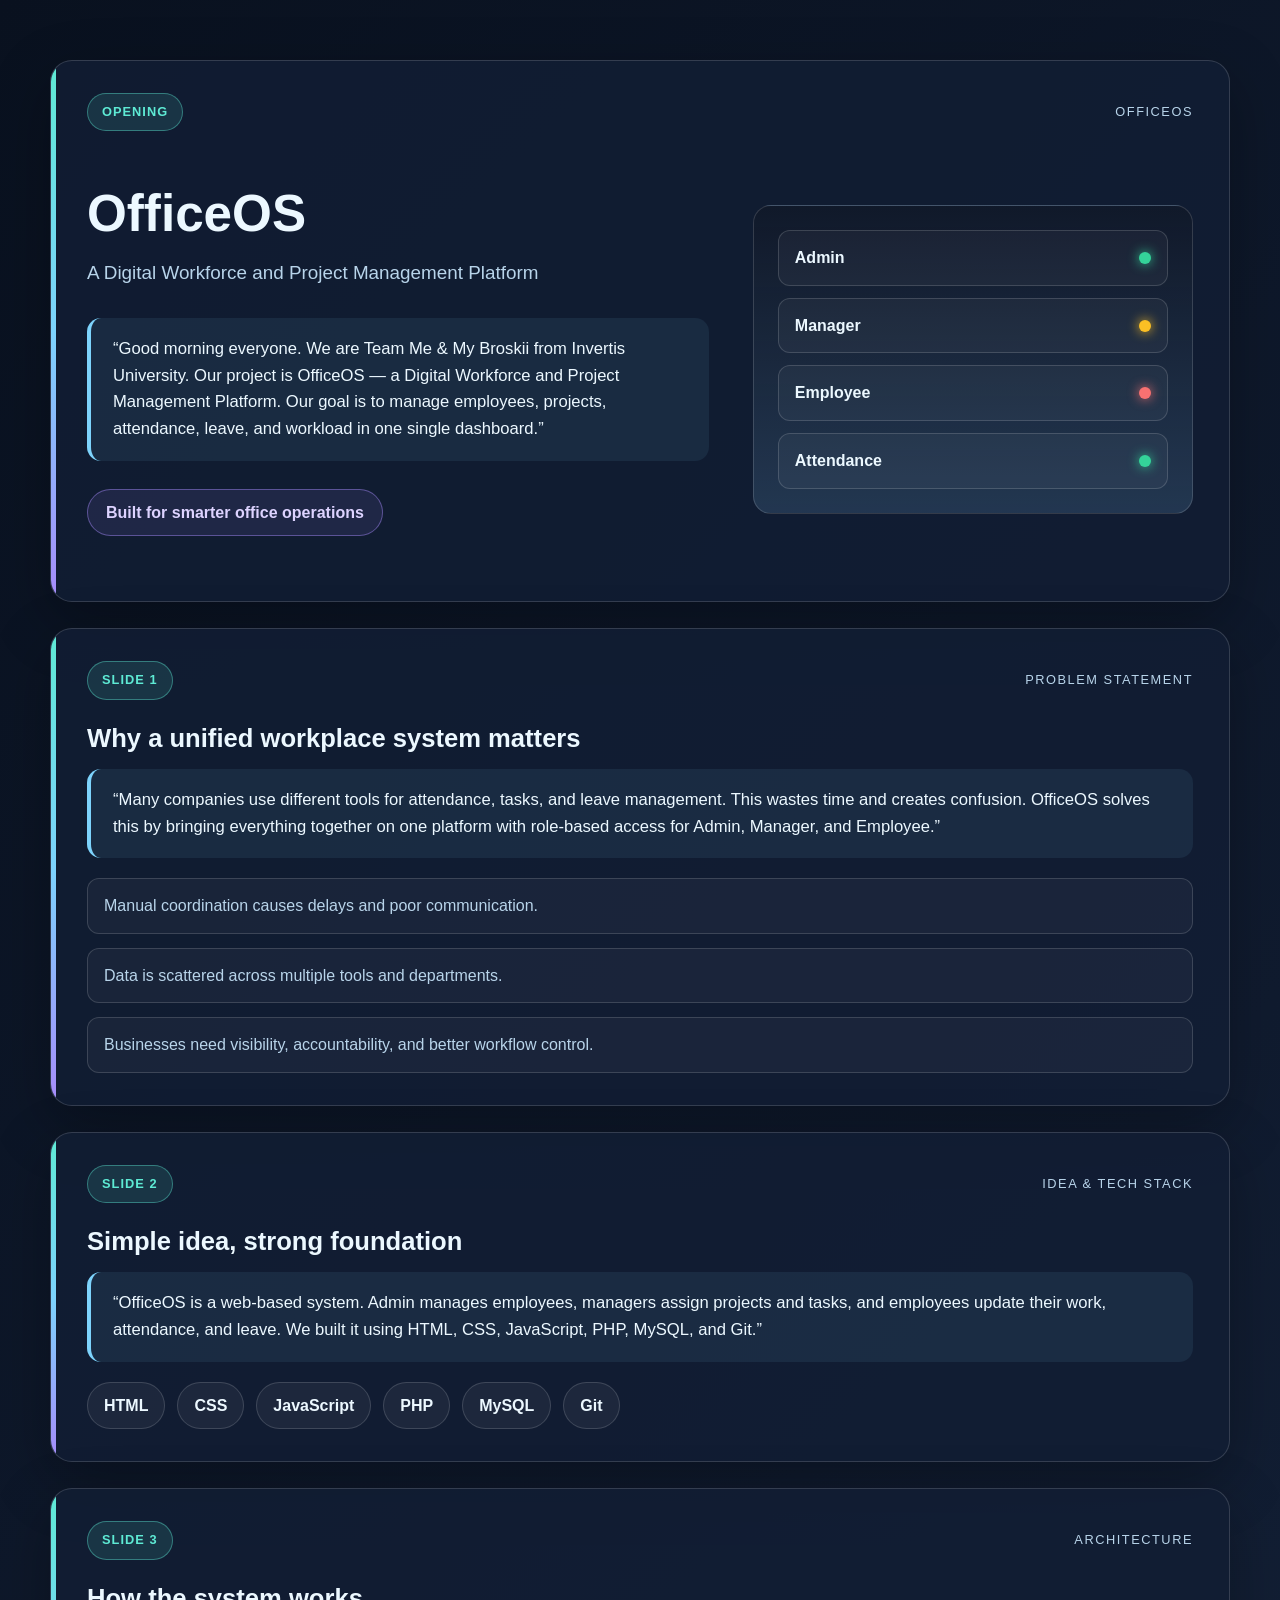
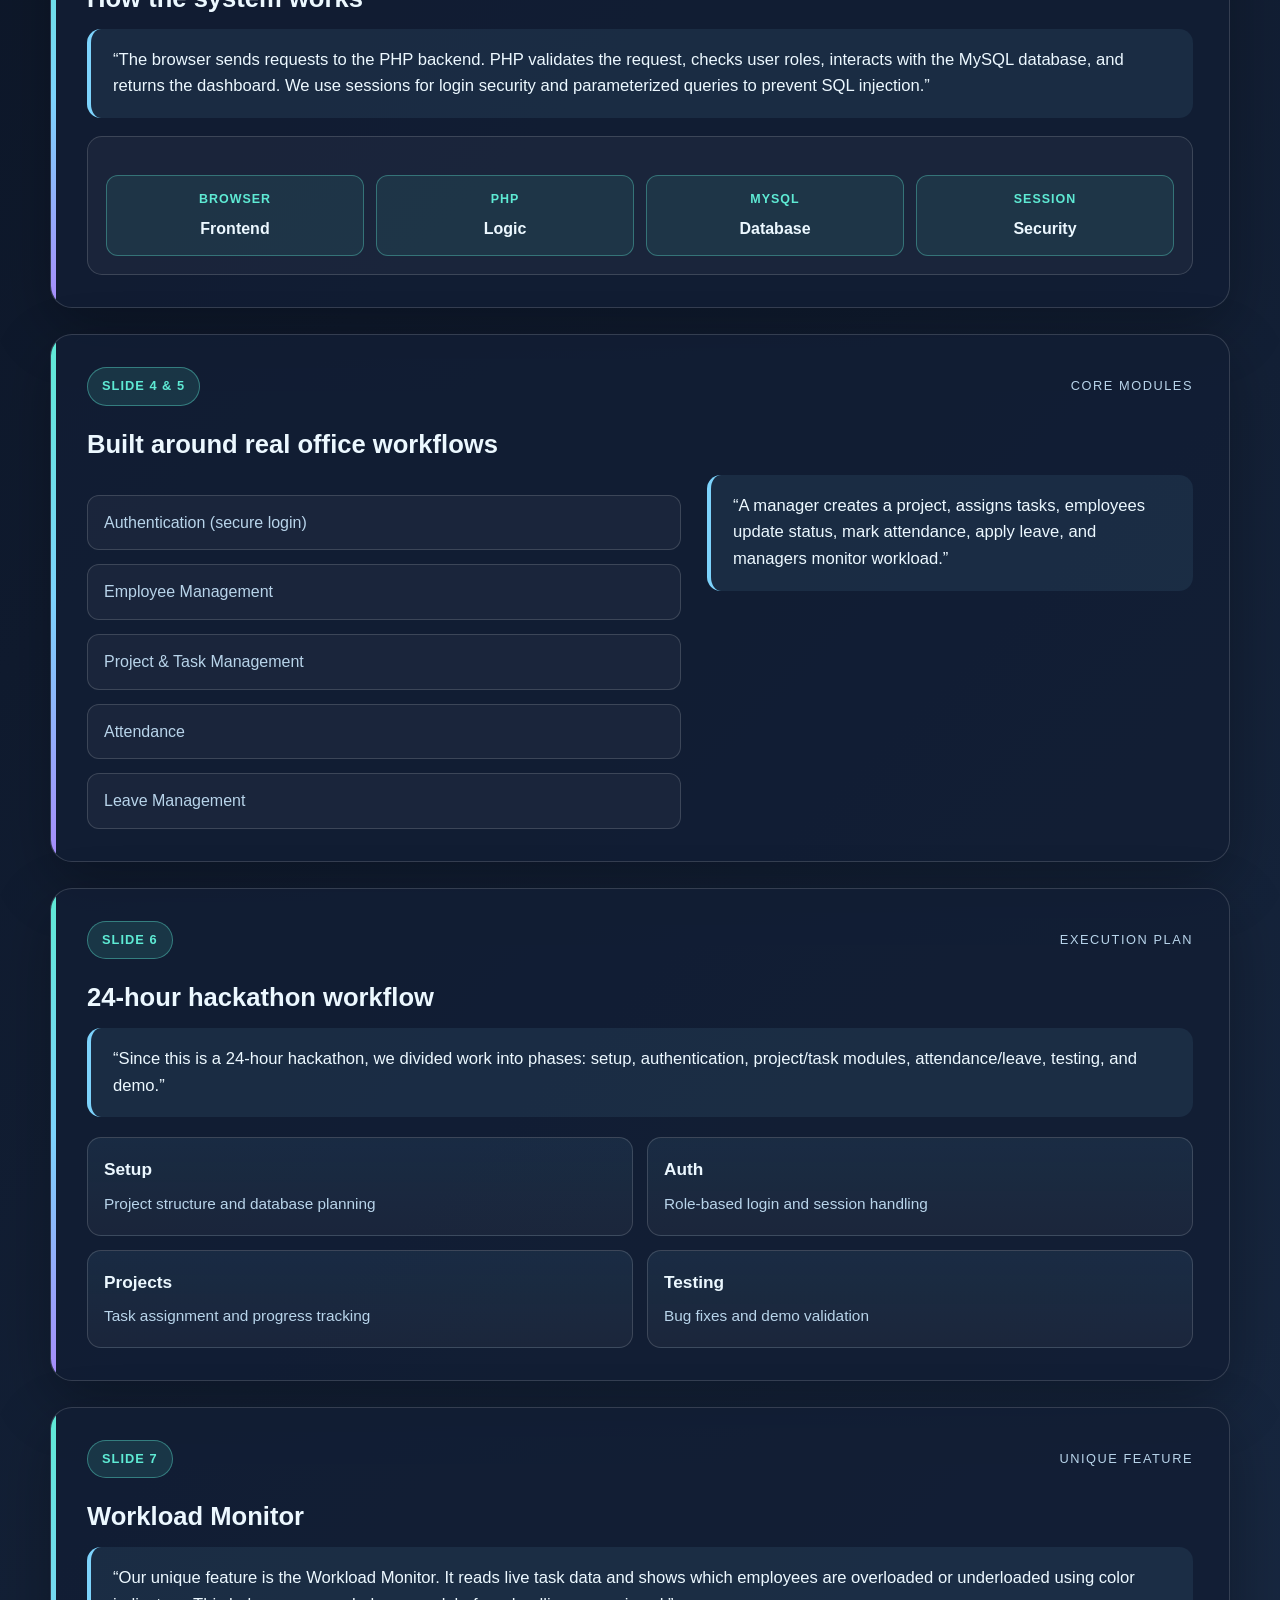
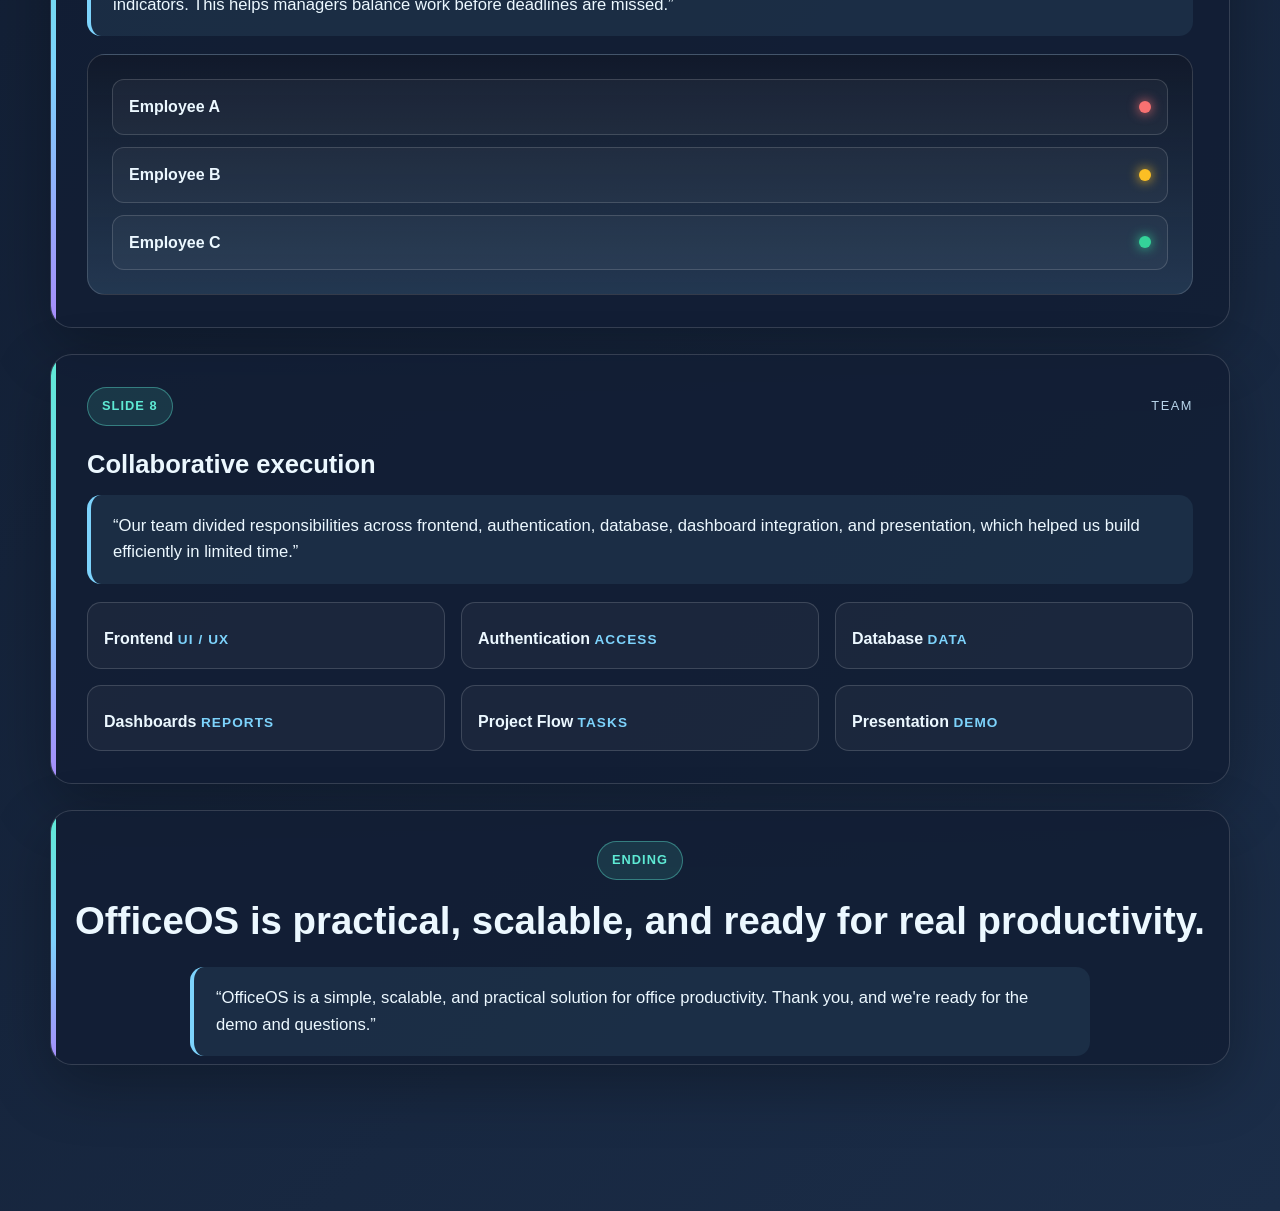
<file: Index.html>
<!DOCTYPE html>
<html lang="en">
<head>
    <meta charset="UTF-8" />
    <meta name="viewport" content="width=device-width, initial-scale=1.0" />
    <title>OfficeOS | Digital Workforce Platform</title>
    <style>
        :root {
            --bg-dark: #09111f;
            --bg-mid: #101b2f;
            --bg-light: #1b2d48;
            --card: rgba(18, 30, 52, 0.85);
            --card-strong: rgba(14, 22, 37, 0.95);
            --primary: #5eead4;
            --secondary: #7dd3fc;
            --accent: #a78bfa;
            --text: #ecf8ff;
            --muted: #b8d4ea;
            --line: rgba(255, 255, 255, 0.15);
            --good: #34d399;
            --warn: #fbbf24;
            --danger: #f87171;
        }

        * {
            box-sizing: border-box;
        }

        html {
            scroll-behavior: smooth;
        }

        body {
            margin: 0;
            font-family: "Segoe UI", Tahoma, Geneva, Verdana, sans-serif;
            background: linear-gradient(135deg, var(--bg-dark), var(--bg-mid) 40%, var(--bg-light));
            color: var(--text);
            line-height: 1.6;
        }

        .page-shell {
            width: min(1180px, calc(100% - 32px));
            margin: 40px auto;
            padding: 20px 0 80px;
        }

        .slide {
            position: relative;
            background: var(--card);
            border: 1px solid var(--line);
            border-radius: 22px;
            box-shadow: 0 20px 60px rgba(0, 0, 0, 0.28);
            padding: 32px 36px;
            margin-bottom: 26px;
            overflow: hidden;
        }

        .slide::before {
            content: "";
            position: absolute;
            inset: 0 auto 0 0;
            width: 5px;
            background: linear-gradient(180deg, var(--primary), var(--secondary), var(--accent));
        }

        .slide-header {
            display: flex;
            align-items: center;
            justify-content: space-between;
            gap: 16px;
            margin-bottom: 18px;
        }

        .tag {
            display: inline-flex;
            align-items: center;
            gap: 8px;
            padding: 8px 14px;
            border-radius: 999px;
            background: rgba(94, 234, 212, 0.12);
            border: 1px solid rgba(94, 234, 212, 0.4);
            color: var(--primary);
            font-size: 0.8rem;
            font-weight: 700;
            letter-spacing: 0.08em;
            text-transform: uppercase;
        }

        .slide-no {
            color: var(--muted);
            font-size: 0.8rem;
            letter-spacing: 0.12em;
            text-transform: uppercase;
        }

        h1, h2, h3, p {
            margin-top: 0;
        }

        h1 {
            font-size: clamp(2.2rem, 4vw, 3.5rem);
            line-height: 1.2;
            margin-bottom: 14px;
        }

        h2 {
            font-size: clamp(1.4rem, 2vw, 2rem);
            margin-bottom: 10px;
        }

        .hero {
            display: grid;
            grid-template-columns: 1.3fr 0.9fr;
            align-items: center;
            gap: 30px;
            min-height: 420px;
        }

        .hero-copy {
            padding-right: 14px;
        }

        .subtitle {
            font-size: 1.18rem;
            color: var(--muted);
            margin-bottom: 30px;
            max-width: 770px;
        }

        .quote {
            position: relative;
            padding: 18px 20px 18px 22px;
            border-left: 4px solid var(--secondary);
            background: rgba(125, 211, 252, 0.08);
            border-radius: 14px;
            color: var(--text);
            font-size: 1.04rem;
            margin: 0 0 18px;
        }

        .hero-badge {
            display: inline-flex;
            align-items: center;
            gap: 10px;
            padding: 10px 18px;
            border-radius: 999px;
            background: rgba(167, 139, 250, 0.1);
            color: #ddd3ff;
            border: 1px solid rgba(167, 139, 250, 0.45);
            font-weight: 600;
            margin-top: 10px;
        }

        .hero-panel {
            background: linear-gradient(180deg, rgba(17, 24, 39, 0.7), rgba(37, 58, 84, 0.9));
            border: 1px solid var(--line);
            border-radius: 18px;
            padding: 24px;
        }

        .monitor-box {
            display: grid;
            gap: 12px;
        }

        .mini-card {
            background: rgba(255, 255, 255, 0.04);
            border: 1px solid var(--line);
            border-radius: 12px;
            padding: 14px 16px;
            display: flex;
            align-items: center;
            justify-content: space-between;
        }

        .mini-card strong {
            font-size: 1rem;
        }

        .dot {
            width: 12px;
            height: 12px;
            border-radius: 50%;
            display: inline-block;
            box-shadow: 0 0 12px currentColor;
        }

        .green { color: var(--good); background: var(--good); }
        .yellow { color: var(--warn); background: var(--warn); }
        .red { color: var(--danger); background: var(--danger); }

        .two-col {
            display: grid;
            grid-template-columns: 1.1fr 0.9fr;
            gap: 26px;
            align-items: start;
        }

        .feature-list, .module-list {
            list-style: none;
            padding: 0;
            margin: 20px 0 0;
            display: grid;
            gap: 14px;
        }

        .feature-list li, .module-list li {
            background: rgba(255, 255, 255, 0.04);
            border: 1px solid var(--line);
            border-radius: 12px;
            padding: 14px 16px;
            color: var(--muted);
        }

        .module-grid {
            display: grid;
            grid-template-columns: repeat(2, minmax(180px, 1fr));
            gap: 14px;
            margin-top: 20px;
        }

        .module-card {
            background: linear-gradient(180deg, rgba(126, 211, 252, 0.08), rgba(255, 255, 255, 0.04));
            border: 1px solid var(--line);
            border-radius: 14px;
            padding: 18px 16px;
        }

        .module-card h3 {
            margin-bottom: 8px;
            font-size: 1.08rem;
        }

        .small-text {
            color: var(--muted);
            font-size: 0.96rem;
        }

        .architecture-box {
            background: rgba(255,255,255,0.04);
            border: 1px solid var(--line);
            border-radius: 15px;
            padding: 18px;
            margin-top: 18px;
        }

        .flow {
            display: grid;
            grid-template-columns: repeat(4, minmax(120px, 1fr));
            gap: 12px;
            margin-top: 20px;
        }

        .flow-step {
            border-radius: 12px;
            background: rgba(94, 234, 212, 0.08);
            border: 1px solid rgba(94, 234, 212, 0.35);
            padding: 14px 12px;
            text-align: center;
            color: var(--text);
            font-weight: 600;
        }

        .flow-step span {
            display: block;
            color: var(--primary);
            margin-bottom: 6px;
            font-size: 0.78rem;
            letter-spacing: 0.08em;
            text-transform: uppercase;
        }

        .stack-row {
            display: flex;
            flex-wrap: wrap;
            gap: 12px;
            margin-top: 20px;
        }

        .tech-pill {
            padding: 10px 16px;
            border-radius: 999px;
            background: rgba(255,255,255,0.05);
            border: 1px solid var(--line);
            color: var(--text);
            font-weight: 600;
        }

        .team-grid {
            display: grid;
            grid-template-columns: repeat(3, minmax(180px, 1fr));
            gap: 16px;
            margin-top: 18px;
        }

        .team-card {
            background: rgba(255,255,255,0.04);
            border: 1px solid var(--line);
            border-radius: 14px;
            padding: 16px;
        }

        .team-role {
            display: inline-block;
            margin-top: 10px;
            color: var(--secondary);
            font-weight: 700;
            font-size: 0.85rem;
            letter-spacing: 0.08em;
            text-transform: uppercase;
        }

        .closing {
            text-align: center;
            padding: 30px 16px 8px;
        }

        .closing h2 {
            font-size: clamp(2rem, 3vw, 3rem);
            margin-bottom: 16px;
        }

        @media (max-width: 860px) {
            .hero,
            .two-col,
            .flow {
                grid-template-columns: 1fr;
            }

            .module-grid,
            .team-grid {
                grid-template-columns: 1fr 1fr;
            }
        }

        @media (max-width: 560px) {
            .page-shell {
                width: min(100% - 18px, 1180px);
                margin-top: 18px;
            }

            .slide {
                padding: 20px 18px;
            }

            .slide-header {
                flex-direction: column;
                align-items: flex-start;
            }

            .module-grid,
            .team-grid {
                grid-template-columns: 1fr;
            }
        }
    </style>
</head>
<body>
    <div class="page-shell">
        <section class="slide">
            <div class="slide-header">
                <span class="tag">Opening</span>
                <span class="slide-no">OfficeOS</span>
            </div>
            <div class="hero">
                <div class="hero-copy">
                    <h1>OfficeOS</h1>
                    <p class="subtitle">A Digital Workforce and Project Management Platform</p>
                    <div class="quote">
                        “Good morning everyone. We are Team Me &amp; My Broskii from Invertis University. Our project is OfficeOS — a Digital Workforce and Project Management Platform. Our goal is to manage employees, projects, attendance, leave, and workload in one single dashboard.”
                    </div>
                    <div class="hero-badge">Built for smarter office operations</div>
                </div>
                <div class="hero-panel">
                    <div class="monitor-box">
                        <div class="mini-card"><strong>Admin</strong><span class="dot green"></span></div>
                        <div class="mini-card"><strong>Manager</strong><span class="dot yellow"></span></div>
                        <div class="mini-card"><strong>Employee</strong><span class="dot red"></span></div>
                        <div class="mini-card"><strong>Attendance</strong><span class="dot green"></span></div>
                    </div>
                </div>
            </div>
        </section>

        <section class="slide">
            <div class="slide-header">
                <span class="tag">Slide 1</span>
                <span class="slide-no">Problem Statement</span>
            </div>
            <h2>Why a unified workplace system matters</h2>
            <div class="quote">
                “Many companies use different tools for attendance, tasks, and leave management. This wastes time and creates confusion. OfficeOS solves this by bringing everything together on one platform with role-based access for Admin, Manager, and Employee.”
            </div>
            <ul class="feature-list">
                <li>Manual coordination causes delays and poor communication.</li>
                <li>Data is scattered across multiple tools and departments.</li>
                <li>Businesses need visibility, accountability, and better workflow control.</li>
            </ul>
        </section>

        <section class="slide">
            <div class="slide-header">
                <span class="tag">Slide 2</span>
                <span class="slide-no">Idea &amp; Tech Stack</span>
            </div>
            <h2>Simple idea, strong foundation</h2>
            <div class="quote">
                “OfficeOS is a web-based system. Admin manages employees, managers assign projects and tasks, and employees update their work, attendance, and leave. We built it using HTML, CSS, JavaScript, PHP, MySQL, and Git.”
            </div>
            <div class="stack-row">
                <span class="tech-pill">HTML</span>
                <span class="tech-pill">CSS</span>
                <span class="tech-pill">JavaScript</span>
                <span class="tech-pill">PHP</span>
                <span class="tech-pill">MySQL</span>
                <span class="tech-pill">Git</span>
            </div>
        </section>

        <section class="slide">
            <div class="slide-header">
                <span class="tag">Slide 3</span>
                <span class="slide-no">Architecture</span>
            </div>
            <h2>How the system works</h2>
            <div class="quote">
                “The browser sends requests to the PHP backend. PHP validates the request, checks user roles, interacts with the MySQL database, and returns the dashboard. We use sessions for login security and parameterized queries to prevent SQL injection.”
            </div>
            <div class="architecture-box">
                <div class="flow">
                    <div class="flow-step"><span>Browser</span>Frontend</div>
                    <div class="flow-step"><span>PHP</span>Logic</div>
                    <div class="flow-step"><span>MySQL</span>Database</div>
                    <div class="flow-step"><span>Session</span>Security</div>
                </div>
            </div>
        </section>

        <section class="slide">
            <div class="slide-header">
                <span class="tag">Slide 4 &amp; 5</span>
                <span class="slide-no">Core Modules</span>
            </div>
            <h2>Built around real office workflows</h2>
            <div class="two-col">
                <div>
                    <ul class="module-list">
                        <li>Authentication (secure login)</li>
                        <li>Employee Management</li>
                        <li>Project &amp; Task Management</li>
                        <li>Attendance</li>
                        <li>Leave Management</li>
                    </ul>
                </div>
                <div>
                    <div class="quote">
                        “A manager creates a project, assigns tasks, employees update status, mark attendance, apply leave, and managers monitor workload.”
                    </div>
                </div>
            </div>
        </section>

        <section class="slide">
            <div class="slide-header">
                <span class="tag">Slide 6</span>
                <span class="slide-no">Execution Plan</span>
            </div>
            <h2>24-hour hackathon workflow</h2>
            <div class="quote">
                “Since this is a 24-hour hackathon, we divided work into phases: setup, authentication, project/task modules, attendance/leave, testing, and demo.”
            </div>
            <div class="module-grid">
                <div class="module-card">
                    <h3>Setup</h3>
                    <div class="small-text">Project structure and database planning</div>
                </div>
                <div class="module-card">
                    <h3>Auth</h3>
                    <div class="small-text">Role-based login and session handling</div>
                </div>
                <div class="module-card">
                    <h3>Projects</h3>
                    <div class="small-text">Task assignment and progress tracking</div>
                </div>
                <div class="module-card">
                    <h3>Testing</h3>
                    <div class="small-text">Bug fixes and demo validation</div>
                </div>
            </div>
        </section>

        <section class="slide">
            <div class="slide-header">
                <span class="tag">Slide 7</span>
                <span class="slide-no">Unique Feature</span>
            </div>
            <h2>Workload Monitor</h2>
            <div class="quote">
                “Our unique feature is the Workload Monitor. It reads live task data and shows which employees are overloaded or underloaded using color indicators. This helps managers balance work before deadlines are missed.”
            </div>
            <div class="hero-panel">
                <div class="monitor-box">
                    <div class="mini-card"><strong>Employee A</strong><span class="dot red"></span></div>
                    <div class="mini-card"><strong>Employee B</strong><span class="dot yellow"></span></div>
                    <div class="mini-card"><strong>Employee C</strong><span class="dot green"></span></div>
                </div>
            </div>
        </section>

        <section class="slide">
            <div class="slide-header">
                <span class="tag">Slide 8</span>
                <span class="slide-no">Team</span>
            </div>
            <h2>Collaborative execution</h2>
            <div class="quote">
                “Our team divided responsibilities across frontend, authentication, database, dashboard integration, and presentation, which helped us build efficiently in limited time.”
            </div>
            <div class="team-grid">
                <div class="team-card">
                    <strong>Frontend</strong>
                    <span class="team-role">UI / UX</span>
                </div>
                <div class="team-card">
                    <strong>Authentication</strong>
                    <span class="team-role">Access</span>
                </div>
                <div class="team-card">
                    <strong>Database</strong>
                    <span class="team-role">Data</span>
                </div>
                <div class="team-card">
                    <strong>Dashboards</strong>
                    <span class="team-role">Reports</span>
                </div>
                <div class="team-card">
                    <strong>Project Flow</strong>
                    <span class="team-role">Tasks</span>
                </div>
                <div class="team-card">
                    <strong>Presentation</strong>
                    <span class="team-role">Demo</span>
                </div>
            </div>
        </section>

        <section class="slide closing">
            <div class="slide-header" style="justify-content:center; margin-bottom: 10px;">
                <span class="tag">Ending</span>
            </div>
            <h2>OfficeOS is practical, scalable, and ready for real productivity.</h2>
            <div class="quote" style="text-align:left; max-width: 900px; margin: auto;">
                “OfficeOS is a simple, scalable, and practical solution for office productivity. Thank you, and we're ready for the demo and questions.”
            </div>
        </section>
    </div>
</body>
</html>
</file>
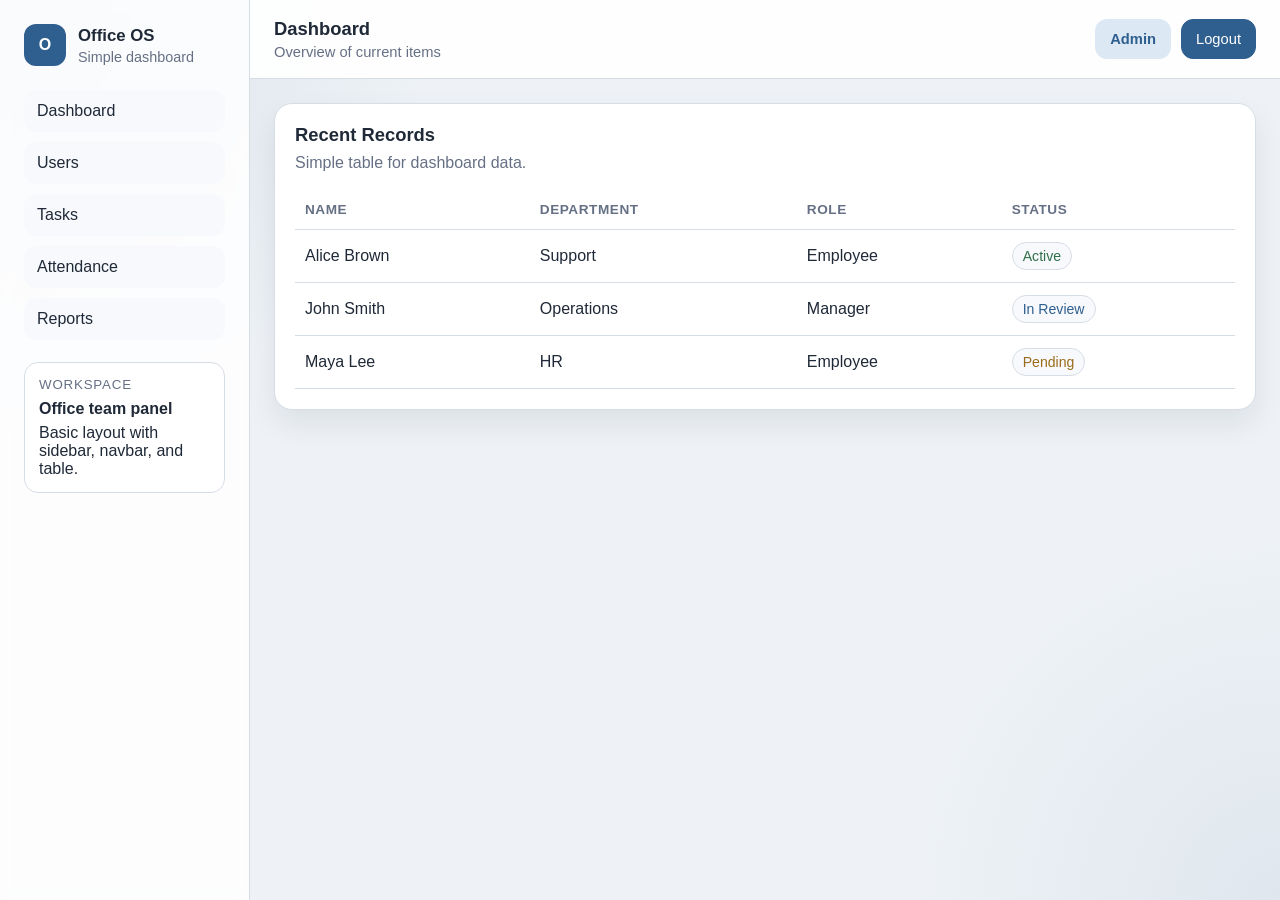
<file: dashboard.html>
<!DOCTYPE html>
<html lang="en">
<head>
    <meta charset="UTF-8" />
    <meta name="viewport" content="width=device-width, initial-scale=1.0" />
    <title>Office OS | Dashboard</title>
    <style>
        :root {
            --bg: #eef2f6;
            --panel: #ffffff;
            --panel-soft: #f7f9fc;
            --line: #d7dde5;
            --text: #1f2937;
            --muted: #667085;
            --accent: #2f5f8f;
            --accent-soft: #dce8f4;
            --shadow: 0 14px 30px rgba(15, 23, 42, 0.08);
        }

        * {
            box-sizing: border-box;
        }

        html, body {
            margin: 0;
            min-height: 100%;
        }

        body {
            font-family: Arial, Helvetica, sans-serif;
            color: var(--text);
            background:
                radial-gradient(circle at top left, rgba(47, 95, 143, 0.12), transparent 28%),
                radial-gradient(circle at bottom right, rgba(47, 95, 143, 0.08), transparent 24%),
                var(--bg);
        }

        a {
            color: inherit;
            text-decoration: none;
        }

        .layout {
            min-height: 100vh;
            display: grid;
            grid-template-columns: 250px minmax(0, 1fr);
        }

        .sidebar {
            padding: 24px;
            background: rgba(255, 255, 255, 0.85);
            border-right: 1px solid var(--line);
            backdrop-filter: blur(6px);
        }

        .brand {
            display: flex;
            align-items: center;
            gap: 12px;
            margin-bottom: 24px;
        }

        .brand-mark {
            width: 42px;
            height: 42px;
            display: grid;
            place-items: center;
            border-radius: 12px;
            background: var(--accent);
            color: #fff;
            font-weight: 700;
        }

        .brand h1,
        .brand p {
            margin: 0;
        }

        .brand h1 {
            font-size: 1.05rem;
        }

        .brand p {
            margin-top: 3px;
            font-size: 0.9rem;
            color: var(--muted);
        }

        .menu {
            list-style: none;
            padding: 0;
            margin: 18px 0 0;
            display: grid;
            gap: 10px;
        }

        .menu a {
            display: block;
            padding: 11px 12px;
            border: 1px solid transparent;
            border-radius: 12px;
            background: var(--panel-soft);
        }

        .menu a:hover {
            background: #fff;
            border-color: var(--line);
        }

        .sidebar-box {
            margin-top: 22px;
            padding: 14px;
            border: 1px solid var(--line);
            border-radius: 14px;
            background: #fff;
        }

        .sidebar-box small {
            display: block;
            color: var(--muted);
            text-transform: uppercase;
            letter-spacing: 0.06em;
            margin-bottom: 8px;
        }

        .sidebar-box strong {
            display: block;
            margin-bottom: 6px;
        }

        .main {
            display: grid;
            grid-template-rows: auto 1fr;
            min-width: 0;
        }

        .navbar {
            display: flex;
            align-items: center;
            justify-content: space-between;
            gap: 16px;
            padding: 18px 24px;
            background: rgba(255, 255, 255, 0.92);
            border-bottom: 1px solid var(--line);
            backdrop-filter: blur(6px);
        }

        .navbar h2 {
            margin: 0;
            font-size: 1.15rem;
        }

        .navbar p {
            margin: 4px 0 0;
            color: var(--muted);
            font-size: 0.92rem;
        }

        .navbar-actions {
            display: flex;
            align-items: center;
            gap: 10px;
            flex-wrap: wrap;
        }

        .pill,
        .button {
            display: inline-flex;
            align-items: center;
            justify-content: center;
            min-height: 40px;
            padding: 0 14px;
            border-radius: 12px;
            border: 1px solid var(--line);
            background: #fff;
            font-size: 0.92rem;
        }

        .pill {
            background: var(--accent-soft);
            color: var(--accent);
            border-color: transparent;
            font-weight: 700;
        }

        .button {
            background: var(--accent);
            color: #fff;
            border-color: var(--accent);
        }

        .content {
            padding: 24px;
        }

        .panel {
            background: var(--panel);
            border: 1px solid var(--line);
            border-radius: 18px;
            box-shadow: var(--shadow);
            padding: 20px;
        }

        .panel h3 {
            margin: 0 0 8px;
            font-size: 1.15rem;
        }

        .panel p {
            margin: 0 0 18px;
            color: var(--muted);
        }

        .table-wrap {
            overflow-x: auto;
        }

        table {
            width: 100%;
            border-collapse: collapse;
            min-width: 640px;
        }

        th,
        td {
            padding: 12px 10px;
            text-align: left;
            border-bottom: 1px solid var(--line);
        }

        th {
            color: var(--muted);
            font-size: 0.85rem;
            text-transform: uppercase;
            letter-spacing: 0.04em;
        }

        .status {
            display: inline-flex;
            align-items: center;
            padding: 5px 10px;
            border-radius: 999px;
            background: var(--panel-soft);
            border: 1px solid var(--line);
            font-size: 0.88rem;
        }

        .status.done {
            color: #2f6f49;
        }

        .status.pending {
            color: #9a6b1a;
        }

        .status.review {
            color: #2f5f8f;
        }

        @media (max-width: 900px) {
            .layout {
                grid-template-columns: 1fr;
            }

            .sidebar {
                border-right: 0;
                border-bottom: 1px solid var(--line);
            }
        }

        @media (max-width: 640px) {
            .navbar,
            .content,
            .sidebar {
                padding: 16px;
            }

            .navbar {
                flex-direction: column;
                align-items: flex-start;
            }
        }
    </style>
</head>
<body>
    <div class="layout">
        <aside class="sidebar">
            <div class="brand">
                <div class="brand-mark">O</div>
                <div>
                    <h1>Office OS</h1>
                    <p>Simple dashboard</p>
                </div>
            </div>

            <ul class="menu">
                <li><a href="#">Dashboard</a></li>
                <li><a href="#">Users</a></li>
                <li><a href="#">Tasks</a></li>
                <li><a href="#">Attendance</a></li>
                <li><a href="#">Reports</a></li>
            </ul>

            <div class="sidebar-box">
                <small>Workspace</small>
                <strong>Office team panel</strong>
                <div class="muted">Basic layout with sidebar, navbar, and table.</div>
            </div>
        </aside>

        <main class="main">
            <header class="navbar">
                <div>
                    <h2>Dashboard</h2>
                    <p>Overview of current items</p>
                </div>
                <div class="navbar-actions">
                    <span class="pill">Admin</span>
                    <a class="button" href="login.html">Logout</a>
                </div>
            </header>

            <section class="content">
                <div class="panel">
                    <h3>Recent Records</h3>
                    <p>Simple table for dashboard data.</p>

                    <div class="table-wrap">
                        <table>
                            <thead>
                                <tr>
                                    <th>Name</th>
                                    <th>Department</th>
                                    <th>Role</th>
                                    <th>Status</th>
                                </tr>
                            </thead>
                            <tbody>
                                <tr>
                                    <td>Alice Brown</td>
                                    <td>Support</td>
                                    <td>Employee</td>
                                    <td><span class="status done">Active</span></td>
                                </tr>
                                <tr>
                                    <td>John Smith</td>
                                    <td>Operations</td>
                                    <td>Manager</td>
                                    <td><span class="status review">In Review</span></td>
                                </tr>
                                <tr>
                                    <td>Maya Lee</td>
                                    <td>HR</td>
                                    <td>Employee</td>
                                    <td><span class="status pending">Pending</span></td>
                                </tr>
                            </tbody>
                        </table>
                    </div>
                </div>
            </section>
        </main>
    </div>
</body>
</html>
</file>
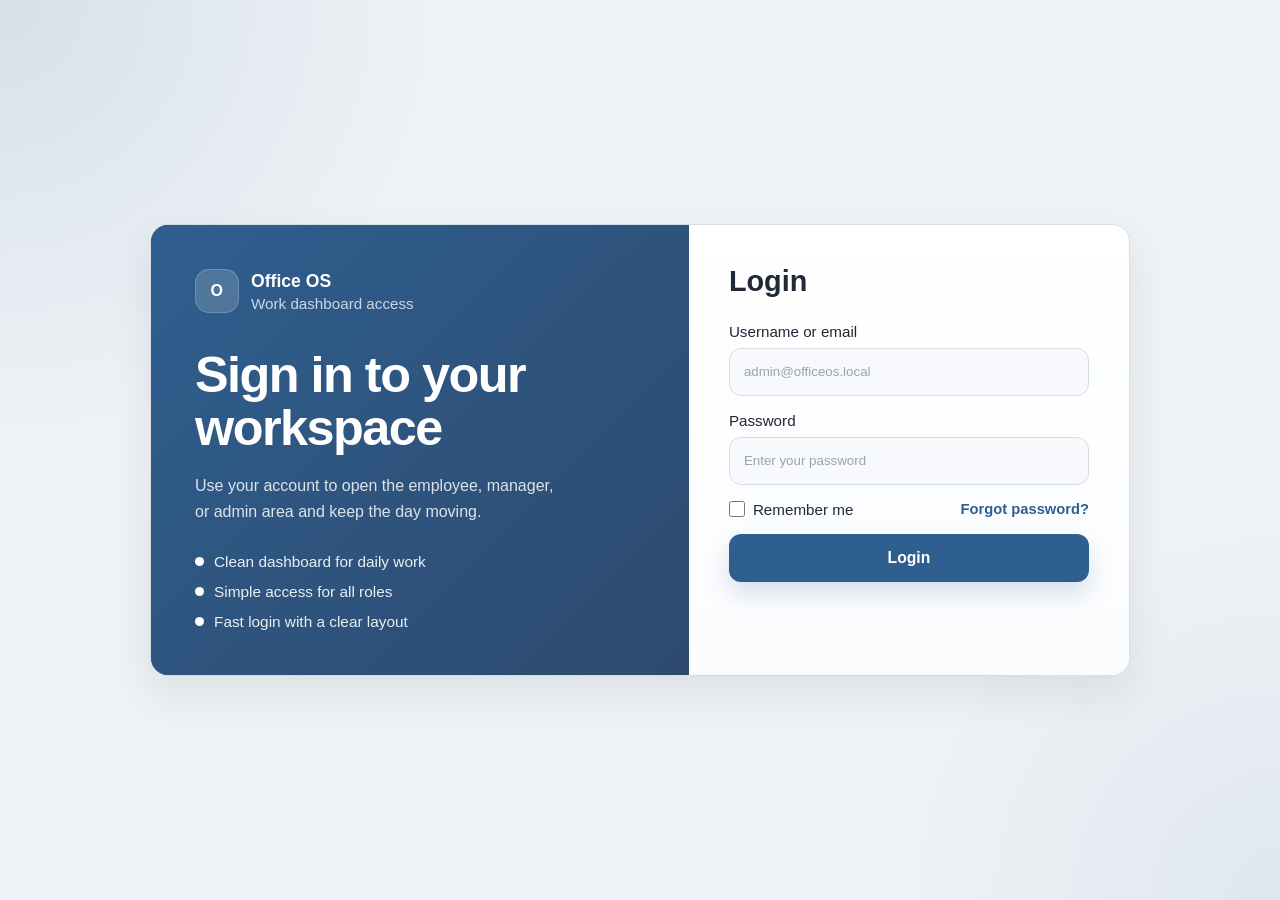
<file: login.htm>
<!DOCTYPE html>
<html lang="en">
<head>
    <meta charset="UTF-8" />
    <meta name="viewport" content="width=device-width, initial-scale=1.0" />
    <title>Office OS | Login</title>
    <style>
        :root {
            --bg: #eef2f6;
            --panel: #ffffff;
            --panel-soft: #f7f9fc;
            --line: #d7dde5;
            --text: #1f2937;
            --muted: #667085;
            --accent: #2f5f8f;
            --accent-soft: #dce8f4;
            --shadow: 0 18px 40px rgba(15, 23, 42, 0.08);
            --radius: 18px;
            --radius-sm: 12px;
        }

        * {
            box-sizing: border-box;
        }

        html, body {
            margin: 0;
            min-height: 100%;
        }

        body {
            font-family: Arial, Helvetica, sans-serif;
            color: var(--text);
            background:
                radial-gradient(circle at top left, rgba(47, 95, 143, 0.12), transparent 28%),
                radial-gradient(circle at bottom right, rgba(47, 95, 143, 0.08), transparent 24%),
                var(--bg);
        }

        a {
            color: inherit;
            text-decoration: none;
        }

        .page {
            min-height: 100vh;
            display: grid;
            place-items: center;
            padding: 24px;
        }

        .card {
            width: min(980px, 100%);
            display: grid;
            grid-template-columns: 1.1fr 0.9fr;
            background: var(--panel);
            border: 1px solid var(--line);
            border-radius: var(--radius);
            box-shadow: var(--shadow);
            overflow: hidden;
        }

        .hero {
            padding: 44px;
            background:
                linear-gradient(135deg, rgba(47, 95, 143, 0.96), rgba(45, 73, 109, 0.98)),
                var(--accent);
            color: #fff;
            position: relative;
            isolation: isolate;
        }

        /* .hero::after {
            content: "";
            position: absolute;
            inset: auto -40px -60px auto;
            width: 180px;
            height: 180px;
            border-radius: 50%;
            background: rgba(255, 255, 255, 0.12);
            z-index: -1;
        } */

        .brand {
            display: inline-flex;
            align-items: center;
            gap: 12px;
            margin-bottom: 36px;
        }

        .brand-mark {
            width: 44px;
            height: 44px;
            display: grid;
            place-items: center;
            border-radius: 14px;
            background: rgba(255, 255, 255, 0.16);
            border: 1px solid rgba(255, 255, 255, 0.18);
            font-weight: 700;
            letter-spacing: 0.04em;
        }

        .brand h1,
        .brand p {
            margin: 0;
        }

        .brand h1 {
            font-size: 1.1rem;
            line-height: 1.2;
        }

        .brand p {
            margin-top: 3px;
            color: rgba(255, 255, 255, 0.76);
            font-size: 0.95rem;
        }

        .hero h2 {
            margin: 0;
            font-size: clamp(2rem, 4vw, 3.15rem);
            line-height: 1.05;
            letter-spacing: -0.03em;
            max-width: 12ch;
        }

        .hero p.lead {
            margin: 18px 0 0;
            max-width: 42ch;
            color: rgba(255, 255, 255, 0.84);
            font-size: 1rem;
            line-height: 1.6;
        }

        .hero-list {
            list-style: none;
            padding: 0;
            margin: 28px 0 0;
            display: grid;
            gap: 12px;
        }

        .hero-list li {
            display: flex;
            align-items: center;
            gap: 10px;
            color: rgba(255, 255, 255, 0.9);
            font-size: 0.96rem;
        }

        .hero-list span {
            width: 9px;
            height: 9px;
            border-radius: 50%;
            background: #fff;
            flex: none;
        }

        .form-side {
            padding: 40px;
            background: linear-gradient(180deg, #ffffff, #fbfcfe);
        }

        .panel-title {
            margin: 0;
            font-size: 1.8rem;
            line-height: 1.15;
        }

        .panel-subtitle {
            margin: 10px 0 0;
            color: var(--muted);
            line-height: 1.6;
        }

        form {
            display: grid;
            gap: 16px;
            margin-top: 24px;
        }

        label {
            display: grid;
            gap: 8px;
            font-size: 0.95rem;
            color: var(--text);
        }

        input {
            width: 100%;
            min-height: 48px;
            padding: 12px 14px;
            border-radius: 12px;
            border: 1px solid var(--line);
            background: var(--panel-soft);
            color: var(--text);
            outline: none;
            transition: border-color 0.15s ease, box-shadow 0.15s ease, background 0.15s ease;
        }

        input::placeholder {
            color: #98a2b3;
        }

        input:focus {
            background: #fff;
            border-color: rgba(47, 95, 143, 0.55);
            box-shadow: 0 0 0 4px rgba(47, 95, 143, 0.12);
        }

        .row {
            display: flex;
            align-items: center;
            justify-content: space-between;
            gap: 12px;
            flex-wrap: wrap;
            font-size: 0.92rem;
            color: var(--muted);
        }

        .checkbox {
            display: inline-flex;
            align-items: center;
            gap: 8px;
        }

        .checkbox input {
            width: 16px;
            height: 16px;
            min-height: 16px;
            margin: 0;
            accent-color: var(--accent);
        }

        .forgot {
            color: var(--accent);
            font-weight: 700;
        }

        .button {
            min-height: 48px;
            border: 0;
            border-radius: 12px;
            background: var(--accent);
            color: #fff;
            font-size: 0.98rem;
            font-weight: 700;
            cursor: pointer;
            box-shadow: 0 12px 24px rgba(47, 95, 143, 0.18);
            transition: transform 0.15s ease, box-shadow 0.15s ease, opacity 0.15s ease;
        }

        .button:hover {
            transform: translateY(-1px);
            box-shadow: 0 14px 28px rgba(47, 95, 143, 0.22);
        }

        .button:active {
            transform: translateY(0);
            opacity: 0.96;
        }

        .note {
            margin: 18px 0 0;
            padding: 12px 14px;
            border-radius: 12px;
            border: 1px solid var(--line);
            background: #fcfdff;
            color: var(--muted);
            font-size: 0.92rem;
            line-height: 1.55;
        }

        .note strong {
            color: var(--text);
        }

        .footer {
            margin-top: 18px;
            color: var(--muted);
            font-size: 0.9rem;
            text-align: center;
        }

        .footer a {
            color: var(--accent);
            font-weight: 700;
        }

        @media (max-width: 860px) {
            .card {
                grid-template-columns: 1fr;
            }

            .hero,
            .form-side {
                padding: 28px;
            }

            .hero h2 {
                max-width: none;
            }
        }

        @media (max-width: 540px) {
            .page {
                padding: 14px;
            }

            .hero,
            .form-side {
                padding: 22px;
            }

            .panel-title {
                font-size: 1.5rem;
            }
        }
    </style>
</head>
<body>
    <main class="page">
        <section class="card" aria-label="Login page">
            <div class="hero">
                <div class="brand">
                    <div class="brand-mark">O</div>
                    <div>
                        <h1>Office OS</h1>
                        <p>Work dashboard access</p>
                    </div>
                </div>

                <h2>Sign in to your workspace</h2>
                <p class="lead">
                    Use your account to open the employee, manager, or admin area and keep the day moving.
                </p>

                <ul class="hero-list">
                    <li><span></span> Clean dashboard for daily work</li>
                    <li><span></span> Simple access for all roles</li>
                    <li><span></span> Fast login with a clear layout</li>
                </ul>
            </div>

            <div class="form-side">
                <h3 class="panel-title">Login </h3>
                <form action="#" method="post">
                    <label>
                        Username or email
                        <input type="text" name="identifier" placeholder="admin@officeos.local" autocomplete="username" required />
                    </label>

                    <label>
                        Password
                        <input type="password" name="password" placeholder="Enter your password" autocomplete="current-password" required />
                    </label>

                    <div class="row">
                        <label class="checkbox">
                            <input type="checkbox" name="remember" />
                            Remember me
                        </label>
                        <a class="forgot" href="#">Forgot password?</a>
                    </div>

                    <button class="button" type="submit">Login</button>
                </form>


                
            </div>
        </section>
    </main>
</body>
</html>
</file>
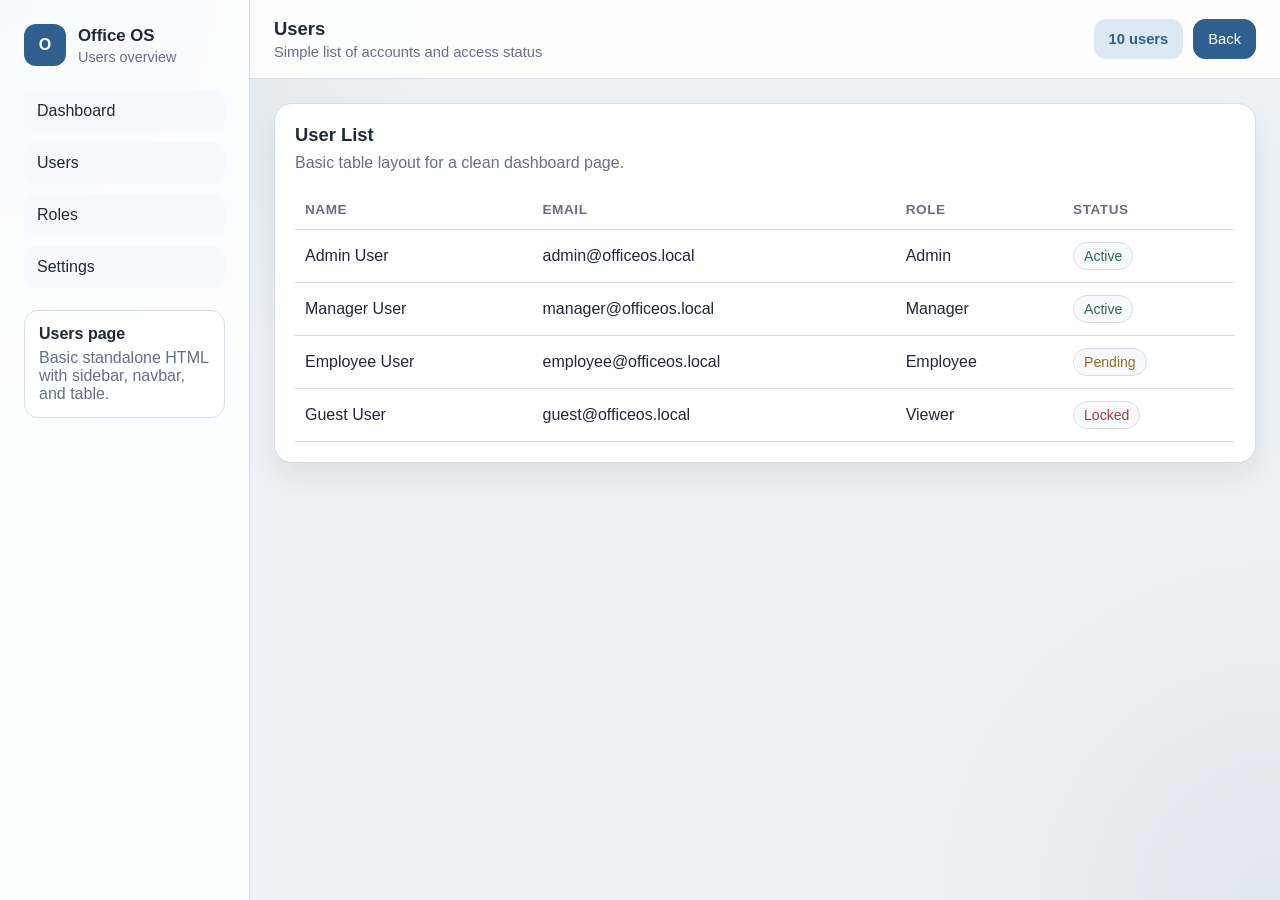
<file: users.html>
<!DOCTYPE html>
<html lang="en">
<head>
    <meta charset="UTF-8" />
    <meta name="viewport" content="width=device-width, initial-scale=1.0" />
    <title>Office OS | Users</title>
    <style>
        :root {
            --bg: #eef2f6;
            --panel: #ffffff;
            --panel-soft: #f7f9fc;
            --line: #d7dde5;
            --text: #1f2937;
            --muted: #667085;
            --accent: #2f5f8f;
            --accent-soft: #dce8f4;
            --shadow: 0 14px 30px rgba(15, 23, 42, 0.08);
        }

        * { box-sizing: border-box; }
        html, body { margin: 0; min-height: 100%; }

        body {
            font-family: Arial, Helvetica, sans-serif;
            color: var(--text);
            background:
                radial-gradient(circle at top left, rgba(47, 95, 143, 0.12), transparent 28%),
                radial-gradient(circle at bottom right, rgba(47, 95, 143, 0.08), transparent 24%),
                var(--bg);
        }

        a { color: inherit; text-decoration: none; }

        .layout {
            min-height: 100vh;
            display: grid;
            grid-template-columns: 250px minmax(0, 1fr);
        }

        .sidebar {
            padding: 24px;
            background: rgba(255, 255, 255, 0.85);
            border-right: 1px solid var(--line);
        }

        .brand {
            display: flex;
            align-items: center;
            gap: 12px;
            margin-bottom: 24px;
        }

        .brand-mark {
            width: 42px;
            height: 42px;
            display: grid;
            place-items: center;
            border-radius: 12px;
            background: var(--accent);
            color: #fff;
            font-weight: 700;
        }

        .brand h1, .brand p { margin: 0; }
        .brand h1 { font-size: 1.05rem; }
        .brand p { margin-top: 3px; font-size: 0.9rem; color: var(--muted); }

        .menu {
            list-style: none;
            padding: 0;
            margin: 18px 0 0;
            display: grid;
            gap: 10px;
        }

        .menu a {
            display: block;
            padding: 11px 12px;
            border: 1px solid transparent;
            border-radius: 12px;
            background: var(--panel-soft);
        }

        .menu a:hover {
            background: #fff;
            border-color: var(--line);
        }

        .sidebar-box {
            margin-top: 22px;
            padding: 14px;
            border: 1px solid var(--line);
            border-radius: 14px;
            background: #fff;
            color: var(--muted);
        }

        .sidebar-box strong {
            display: block;
            margin-bottom: 6px;
            color: var(--text);
        }

        .main {
            display: grid;
            grid-template-rows: auto 1fr;
            min-width: 0;
        }

        .navbar {
            display: flex;
            align-items: center;
            justify-content: space-between;
            gap: 16px;
            padding: 18px 24px;
            background: rgba(255, 255, 255, 0.92);
            border-bottom: 1px solid var(--line);
        }

        .navbar h2 { margin: 0; font-size: 1.15rem; }
        .navbar p { margin: 4px 0 0; color: var(--muted); font-size: 0.92rem; }

        .navbar-actions {
            display: flex;
            align-items: center;
            gap: 10px;
            flex-wrap: wrap;
        }

        .pill, .button {
            display: inline-flex;
            align-items: center;
            justify-content: center;
            min-height: 40px;
            padding: 0 14px;
            border-radius: 12px;
            border: 1px solid var(--line);
            background: #fff;
            font-size: 0.92rem;
        }

        .pill {
            background: var(--accent-soft);
            color: var(--accent);
            border-color: transparent;
            font-weight: 700;
        }

        .button {
            background: var(--accent);
            color: #fff;
            border-color: var(--accent);
        }

        .content { padding: 24px; }

        .panel {
            background: var(--panel);
            border: 1px solid var(--line);
            border-radius: 18px;
            box-shadow: var(--shadow);
            padding: 20px;
        }

        .panel h3 { margin: 0 0 8px; font-size: 1.15rem; }
        .panel p { margin: 0 0 18px; color: var(--muted); }

        .table-wrap { overflow-x: auto; }
        table { width: 100%; border-collapse: collapse; min-width: 640px; }
        th, td { padding: 12px 10px; text-align: left; border-bottom: 1px solid var(--line); }
        th {
            color: var(--muted);
            font-size: 0.85rem;
            text-transform: uppercase;
            letter-spacing: 0.04em;
        }

        .status {
            display: inline-flex;
            align-items: center;
            padding: 5px 10px;
            border-radius: 999px;
            background: var(--panel-soft);
            border: 1px solid var(--line);
            font-size: 0.88rem;
        }

        .status.active { color: #2f6f49; }
        .status.pending { color: #9a6b1a; }
        .status.locked { color: #a53b3b; }

        @media (max-width: 900px) {
            .layout { grid-template-columns: 1fr; }
            .sidebar { border-right: 0; border-bottom: 1px solid var(--line); }
        }

        @media (max-width: 640px) {
            .navbar, .content, .sidebar { padding: 16px; }
            .navbar { flex-direction: column; align-items: flex-start; }
        }
    </style>
</head>
<body>
    <div class="layout">
        <aside class="sidebar">
            <div class="brand">
                <div class="brand-mark">O</div>
                <div>
                    <h1>Office OS</h1>
                    <p>Users overview</p>
                </div>
            </div>

            <ul class="menu">
                <li><a href="#">Dashboard</a></li>
                <li><a href="#">Users</a></li>
                <li><a href="#">Roles</a></li>
                <li><a href="#">Settings</a></li>
            </ul>

            <div class="sidebar-box">
                <strong>Users page</strong>
                Basic standalone HTML with sidebar, navbar, and table.
            </div>
        </aside>

        <main class="main">
            <header class="navbar">
                <div>
                    <h2>Users</h2>
                    <p>Simple list of accounts and access status</p>
                </div>
                <div class="navbar-actions">
                    <span class="pill">10 users</span>
                    <a class="button" href="dashboard.html">Back</a>
                </div>
            </header>

            <section class="content">
                <div class="panel">
                    <h3>User List</h3>
                    <p>Basic table layout for a clean dashboard page.</p>

                    <div class="table-wrap">
                        <table>
                            <thead>
                                <tr>
                                    <th>Name</th>
                                    <th>Email</th>
                                    <th>Role</th>
                                    <th>Status</th>
                                </tr>
                            </thead>
                            <tbody>
                                <tr>
                                    <td>Admin User</td>
                                    <td>admin@officeos.local</td>
                                    <td>Admin</td>
                                    <td><span class="status active">Active</span></td>
                                </tr>
                                <tr>
                                    <td>Manager User</td>
                                    <td>manager@officeos.local</td>
                                    <td>Manager</td>
                                    <td><span class="status active">Active</span></td>
                                </tr>
                                <tr>
                                    <td>Employee User</td>
                                    <td>employee@officeos.local</td>
                                    <td>Employee</td>
                                    <td><span class="status pending">Pending</span></td>
                                </tr>
                                <tr>
                                    <td>Guest User</td>
                                    <td>guest@officeos.local</td>
                                    <td>Viewer</td>
                                    <td><span class="status locked">Locked</span></td>
                                </tr>
                            </tbody>
                        </table>
                    </div>
                </div>
            </section>
        </main>
    </div>
</body>
</html>
</file>
